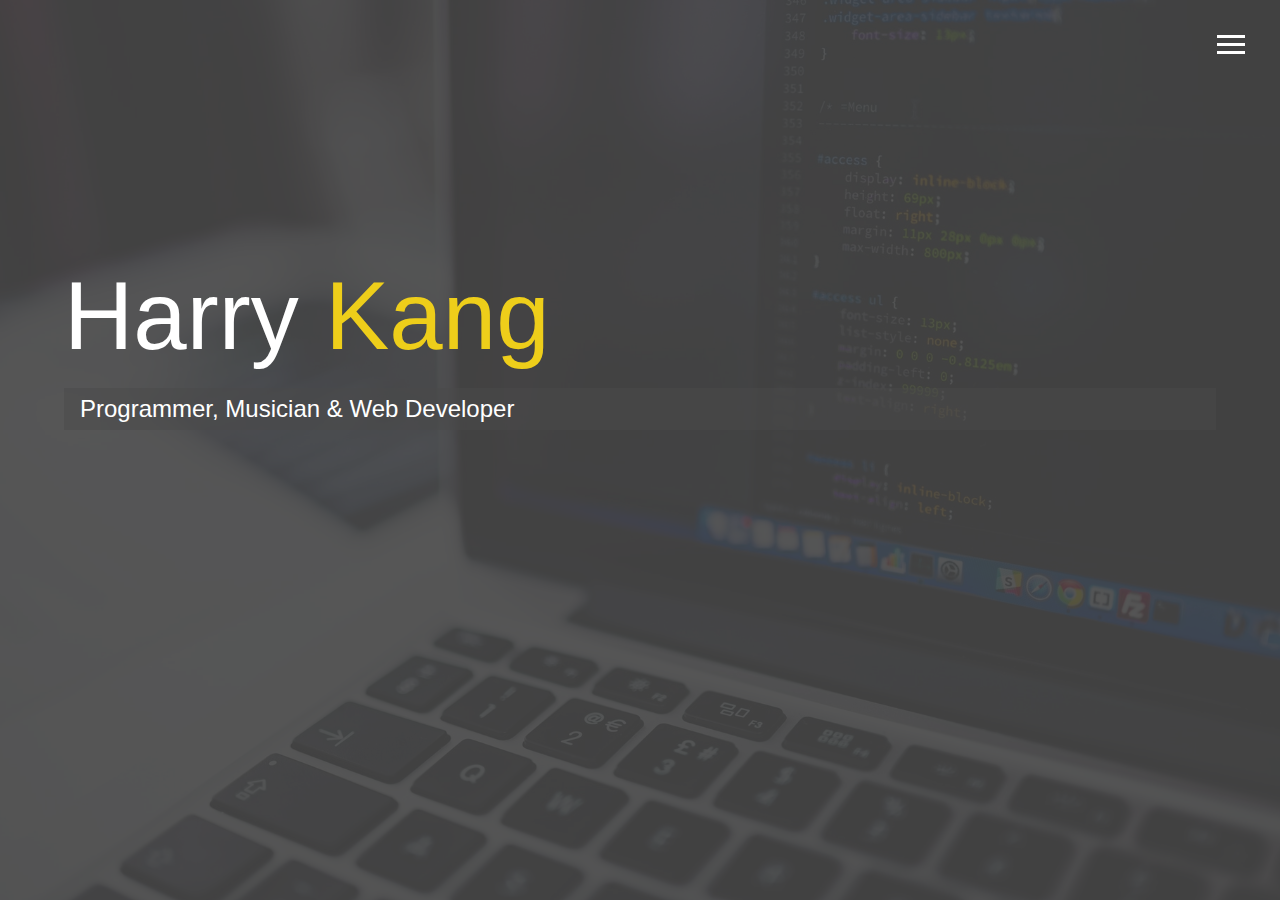
<file: index.html>
<!DOCTYPE html>
<html lang="en">

<head>
    <meta charset="UTF-8">
    <meta name="viewport" content="width=device-width, initial-scale=1.0">
    <meta http-equiv="X-UA-Compatible" content="ie=edge">
    <title>Welcome To My Portfolio</title>
    <link rel="stylesheet" href="css/main.css">
    <link rel="stylesheet" href="https://use.fontawesome.com/releases/v5.4.1/css/all.css" integrity="sha384-5sAR7xN1Nv6T6+dT2mhtzEpVJvfS3NScPQTrOxhwjIuvcA67KV2R5Jz6kr4abQsz"
        crossorigin="anonymous">
</head>

<body id="bg-img">
    <header>
        <div class="menu-btn">
            <div class="btn-line"></div>
            <div class="btn-line"></div>
            <div class="btn-line"></div>
        </div>
        <div class="menu">
            <div class="menu-branding">
                <div class="portrait"></div>
            </div>
            <ul class="menu-nav">
                <li class="nav-item current">
                    <a href="index.html" class="nav-link">
                        Home
                    </a>
                </li>
                <li class="nav-item">
                    <a href="about.html" class="nav-link">
                        About Me
                    </a>
                </li>
                <li class="nav-item">
                    <a href="work.html" class="nav-link">
                        My Work
                    </a>
                </li>
                <li class="nav-item">
                    <a href="contact.html" class="nav-link">
                        How To Reach Me
                    </a>
                </li>
            </ul>
        </div>
    </header>
    <main id="home">
        <h1 class="lg-heading">
            Harry <span class="text-secondary">Kang</span>
        </h1>
        <h2 class="sm-heading">
            Programmer, Musician & Web Developer
        </h2>
        <div class="icons">
            <a href="https://twitter.com/1608901127_kang">
                <i class="fab fa-twitter fa-2x"></i>
            </a>
            <a href="https://www.facebook.com/profile.php?id=100022583748653">
                <i class="fab fa-facebook fa-2x"></i>
            </a>
            <a href="https://www.linkedin.com/in/zixuan-kang-090220171/">
                <i class="fab fa-linkedin fa-2x"></i>
            </a>
            <a href="https://github.com/Zkang0729?tab=repositories">
                <i class="fab fa-github fa-2x"></i>
            </a>
        </div>
    </main>
    <script src="js/main.js"></script>
</body>

</html>
</file>
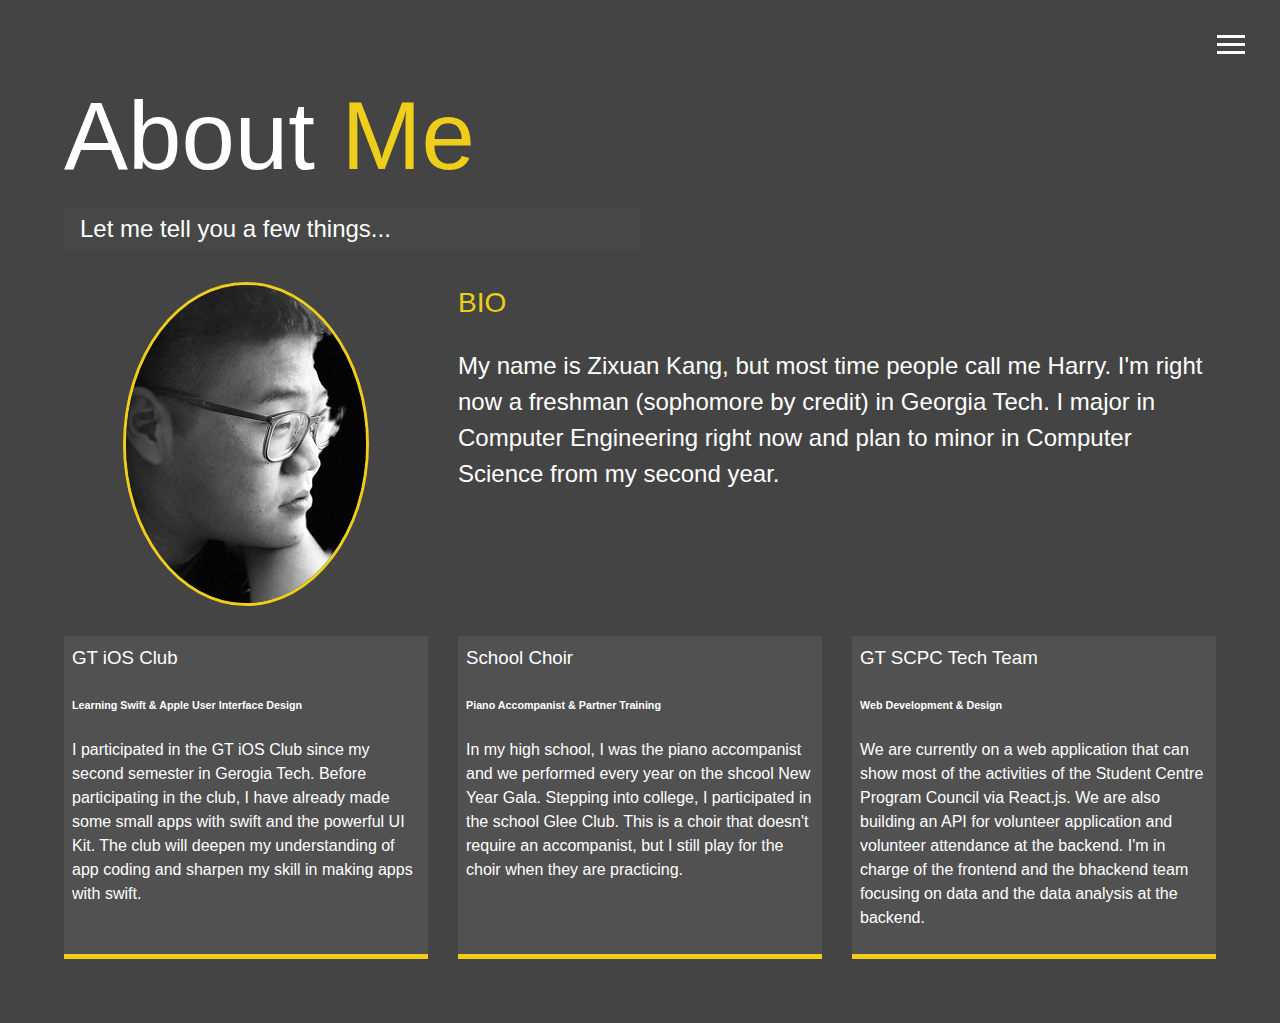
<file: about.html>
<!DOCTYPE html>
<html lang="en">

<head>
    <meta charset="UTF-8">
    <meta name="viewport" content="width=device-width, initial-scale=1.0">
    <meta http-equiv="X-UA-Compatible" content="ie=edge">
    <title>About Me</title>
    <link rel="stylesheet" href="css/main.css">
    <link rel="stylesheet" href="https://use.fontawesome.com/releases/v5.4.1/css/all.css" integrity="sha384-5sAR7xN1Nv6T6+dT2mhtzEpVJvfS3NScPQTrOxhwjIuvcA67KV2R5Jz6kr4abQsz"
        crossorigin="anonymous">
</head>

<body>
    <header>
        <div class="menu-btn">
            <div class="btn-line"></div>
            <div class="btn-line"></div>
            <div class="btn-line"></div>
        </div>
        <div class="menu">
            <div class="menu-branding">
                <div class="portrait"></div>
            </div>
            <ul class="menu-nav">
                <li class="nav-item">
                    <a href="index.html" class="nav-link">
                        Home
                    </a>
                </li>
                <li class="nav-item current">
                    <a href="about.html" class="nav-link">
                        About Me
                    </a>
                </li>
                <li class="nav-item">
                    <a href="work.html" class="nav-link">
                        My Work
                    </a>
                </li>
                <li class="nav-item">
                    <a href="contact.html" class="nav-link">
                        How To Reach Me
                    </a>
                </li>
            </ul>
        </div>
    </header>
    <main id="about">
        <div class="landing-page">
            <div class="text">
                <h1 class="lg-heading">
                    About <span class="text-secondary">Me</span>
                </h1>
                <h2 class="sm-heading">
                    Let me tell you a few things...
                </h2>
            </div>
            <div class="icons-head">
                <a href="https://twitter.com/1608901127_kang">
                    <i class="fab fa-twitter fa-2x"></i>
                </a>
                <a href="https://www.facebook.com/profile.php?id=100022583748653">
                    <i class="fab fa-facebook fa-2x"></i>
                </a>
                <a href="https://www.linkedin.com/in/zixuan-kang-090220171/">
                    <i class="fab fa-linkedin fa-2x"></i>
                </a>
                <a href="https://github.com/Zkang0729?tab=repositories">
                    <i class="fab fa-github fa-2x"></i>
                </a>
            </div>
        </div>
        <div class="about-info">
            <img src="img/portrait.jpg" alt="Harry Kang" class="bio-image">
            <div class="bio">
                <h3 class="text-secondary">
                    BIO
                </h3>
                <p>
                    My name is Zixuan Kang, but most time people call me Harry. I'm right now a freshman (sophomore by
                    credit) in Georgia Tech. I major in Computer Engineering right now and plan to minor in Computer
                    Science from my second year.
                </p>
            </div>
            <div class="job job-1">
                <h3>
                    GT iOS Club
                </h3>
                <h6>
                    Learning Swift & Apple User Interface Design
                </h6>
                <p>
                    I participated in the GT iOS Club since my second semester in Gerogia Tech. Before participating in
                    the club, I have already made some small apps with swift and the powerful UI Kit. The club will
                    deepen my understanding of app coding and sharpen my skill in making apps with swift.
                </p>
            </div>
            <div class="job job-2">
                <h3>
                    School Choir
                </h3>
                <h6>
                    Piano Accompanist & Partner Training
                </h6>
                <p>
                    In my high school, I was the piano accompanist and we performed every year on the shcool New Year
                    Gala. Stepping into college, I participated in the school Glee Club. This is a choir that doesn't
                    require an accompanist, but I still play for the choir when they are practicing.
                </p>
            </div>
            <div class="job job-3">
                <h3>
                    GT SCPC Tech Team
                </h3>
                <h6>
                    Web Development & Design
                </h6>
                <p>
                    We are currently on a web application that can show most of the activities of the Student Centre
                    Program Council via React.js. We are also building an API for volunteer application and
                    volunteer attendance at the backend. I'm in charge of the frontend and the bhackend team focusing on data and the data analysis at the backend.
                </p>
            </div>
        </div>
    </main>
    <script src="js/main.js"></script>
</body>

</html>
</file>
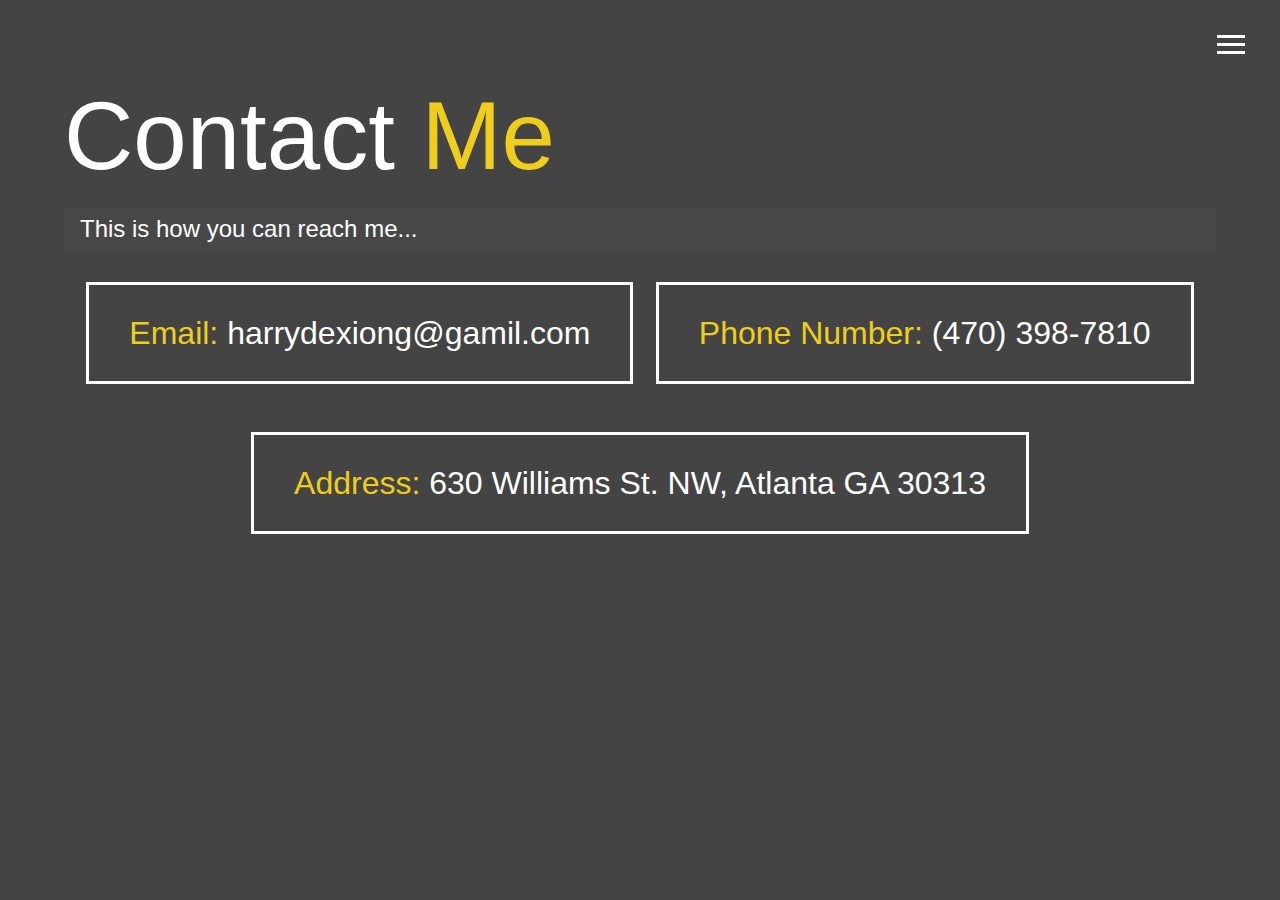
<file: contact.html>
<!DOCTYPE html>
<html lang="en">

<head>
    <meta charset="UTF-8">
    <meta name="viewport" content="width=device-width, initial-scale=1.0">
    <meta http-equiv="X-UA-Compatible" content="ie=edge">
    <title>Contact Me</title>
    <link rel="stylesheet" href="css/main.css">
    <link rel="stylesheet" href="https://use.fontawesome.com/releases/v5.4.1/css/all.css" integrity="sha384-5sAR7xN1Nv6T6+dT2mhtzEpVJvfS3NScPQTrOxhwjIuvcA67KV2R5Jz6kr4abQsz"
        crossorigin="anonymous">
</head>

<body>
    <header>
        <div class="menu-btn">
            <div class="btn-line"></div>
            <div class="btn-line"></div>
            <div class="btn-line"></div>
        </div>
        <div class="menu">
            <div class="menu-branding">
                <div class="portrait"></div>
            </div>
            <ul class="menu-nav">
                <li class="nav-item">
                    <a href="index.html" class="nav-link">
                        Home
                    </a>
                </li>
                <li class="nav-item">
                    <a href="about.html" class="nav-link">
                        About Me
                    </a>
                </li>
                <li class="nav-item">
                    <a href="work.html" class="nav-link">
                        My Work
                    </a>
                </li>
                <li class="nav-item current">
                    <a href="contact.html" class="nav-link">
                        How To Reach Me
                    </a>
                </li>
            </ul>
        </div>
    </header>
    <main id="contact">
        <h1 class="lg-heading">
            Contact <span class="text-secondary">Me</span>
        </h1>
        <h2 class="sm-heading">
            This is how you can reach me...
        </h2>
        <div class="boxes">
            <div>
                <span class="text-secondary">Email:</span> harrydexiong@gamil.com
            </div>
            <div>
                <span class="text-secondary">Phone Number:</span> (470) 398-7810
            </div>
            <div>
                <span class="text-secondary">Address:</span> 630 Williams St. NW, Atlanta GA 30313
            </div>
        </div>
        <div class="icons icons-contact">
            <a href="#!">
                <i class="fab fa-twitter fa-2x"></i>
            </a>
            <a href="#!">
                <i class="fab fa-facebook fa-2x"></i>
            </a>
            <a href="#!">
                <i class="fab fa-linkedin fa-2x"></i>
            </a>
            <a href="#!">
                <i class="fab fa-github fa-2x"></i>
            </a>
        </div>
    </main>
    <script src="js/main.js"></script>
</body>

</html>
</file>
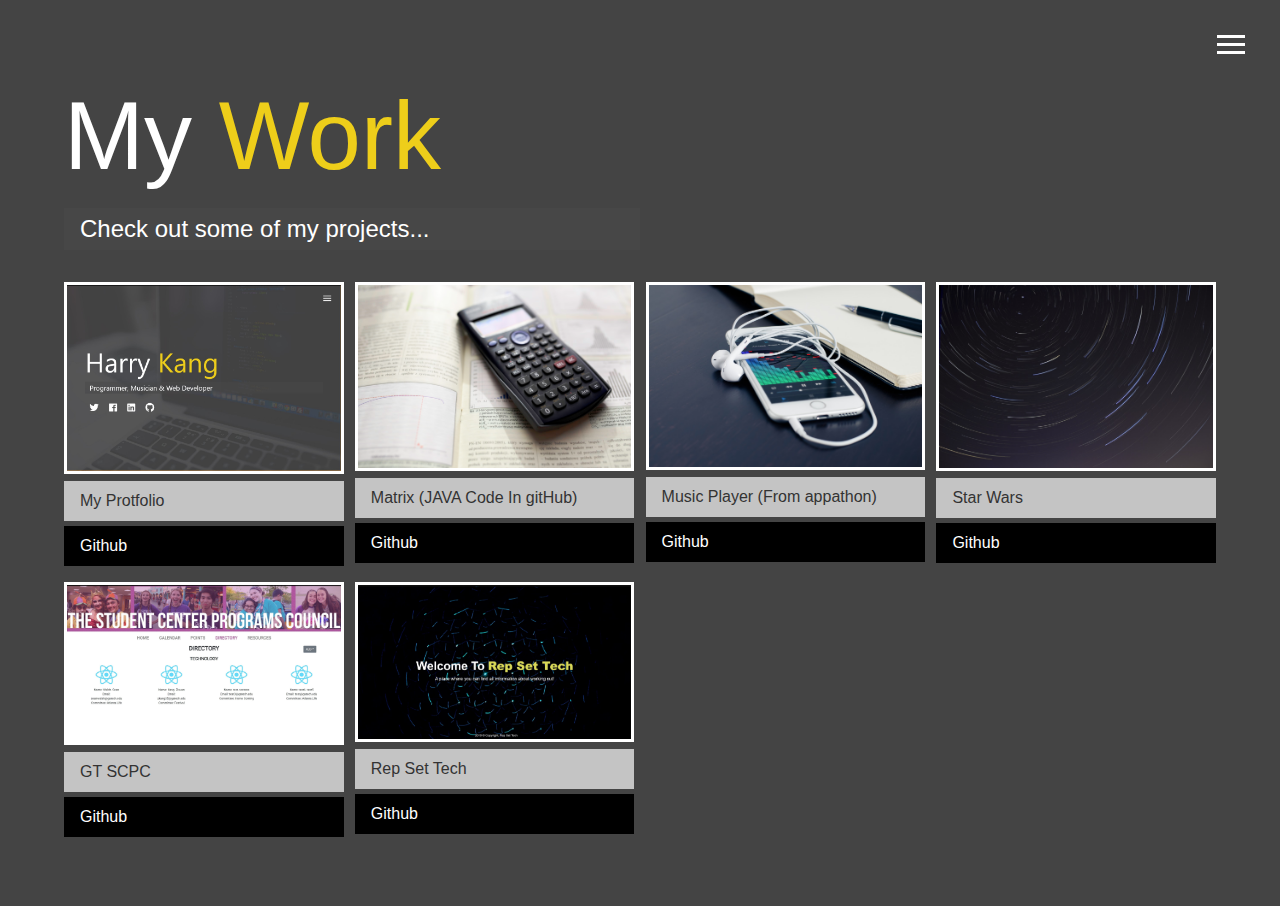
<file: work.html>
<!DOCTYPE html>
<html lang="en">
  <head>
    <meta charset="UTF-8" />
    <meta name="viewport" content="width=device-width, initial-scale=1.0" />
    <meta http-equiv="X-UA-Compatible" content="ie=edge" />
    <title>View My Work</title>
    <link rel="stylesheet" href="css/main.css" />
    <link
      rel="stylesheet"
      href="https://use.fontawesome.com/releases/v5.4.1/css/all.css"
      integrity="sha384-5sAR7xN1Nv6T6+dT2mhtzEpVJvfS3NScPQTrOxhwjIuvcA67KV2R5Jz6kr4abQsz"
      crossorigin="anonymous"
    />
  </head>

  <body>
    <header>
      <div class="menu-btn">
        <div class="btn-line"></div>
        <div class="btn-line"></div>
        <div class="btn-line"></div>
      </div>
      <div class="menu">
        <div class="menu-branding"><div class="portrait"></div></div>
        <ul class="menu-nav">
          <li class="nav-item">
            <a href="index.html" class="nav-link"> Home </a>
          </li>
          <li class="nav-item">
            <a href="about.html" class="nav-link"> About Me </a>
          </li>
          <li class="nav-item current">
            <a href="work.html" class="nav-link"> My Work </a>
          </li>
          <li class="nav-item">
            <a href="contact.html" class="nav-link"> How To Reach Me </a>
          </li>
        </ul>
      </div>
    </header>
    <main id="work">
      <div class="landing-page">
        <div class="text">
          <h1 class="lg-heading">
            My <span class="text-secondary">Work</span>
          </h1>
          <h2 class="sm-heading">Check out some of my projects...</h2>
        </div>
        <div class="icons-head">
          <a href="https://twitter.com/1608901127_kang">
            <i class="fab fa-twitter fa-2x"></i>
          </a>
          <a href="https://www.facebook.com/profile.php?id=100022583748653">
            <i class="fab fa-facebook fa-2x"></i>
          </a>
          <a href="https://www.linkedin.com/in/zixuan-kang-090220171/">
            <i class="fab fa-linkedin fa-2x"></i>
          </a>
          <a href="https://github.com/Zkang0729?tab=repositories">
            <i class="fab fa-github fa-2x"></i>
          </a>
        </div>
      </div>
      <div class="projects">
        <div class="item">
          <a href="https://zkang0729.github.io/Portfolio/">
            <img src="img/project/project1.jpg" alt="Project" />
          </a>
          <a href="https://zkang0729.github.io/Portfolio/" class="btn-light">
            <i class="fas fa-eye"></i> My Protfolio
          </a>
          <a href="https://github.com/Zkang0729/Portfolio" class="btn-dark">
            <i class="fab fa-github"></i> Github
          </a>
        </div>
        <div class="item">
          <a href="https://github.com/Zkang0729/matrix">
            <img src="img/project/project2.jpg" alt="Project" />
          </a>
          <a href="#" class="btn-light">
            <i class="fas fa-eye"></i> Matrix (JAVA Code In gitHub)
          </a>
          <a href="https://github.com/Zkang0729/matrix" class="btn-dark">
            <i class="fab fa-github"></i> Github
          </a>
        </div>
        <div class="item">
          <a href="https://github.com/Zkang0729/music_player">
            <img src="img/project/project3.jpg" alt="Project" />
          </a>
          <a href="#" class="btn-light">
            <i class="fas fa-eye"></i> Music Player (From appathon)
          </a>
          <a href="https://github.com/Zkang0729/music_player" class="btn-dark">
            <i class="fab fa-github"></i> Github
          </a>
        </div>
        <div class="item">
          <a href="https://github.com/Zkang0729/starwars">
            <img src="img/project/project4.jpg" alt="Project" />
          </a>
          <a href="#" class="btn-light">
            <i class="fas fa-eye"></i> Star Wars
          </a>
          <a href="https://github.com/Zkang0729/starwars" class="btn-dark">
            <i class="fab fa-github"></i> Github
          </a>
        </div>
        <div class="item">
          <a href="https://github.gatech.edu/scpc/live-it-up">
            <img src="img/project/project6.JPG" alt="Project" />
          </a>
          <a href="#" class="btn-light">
            <i class="fas fa-eye"></i> GT SCPC
          </a>
          <a href="https://github.gatech.edu/scpc/live-it-up" class="btn-dark">
            <i class="fab fa-github"></i> Github
          </a>
        </div>
        <div class="item">
          <a href="https://zkang0729.github.io/repsettech/">
            <img src="img/project/project7.JPG" alt="Project" />
          </a>
          <a href="https://zkang0729.github.io/repsettech/" class="btn-light">
            <i class="fas fa-eye"></i> Rep Set Tech
          </a>
          <a href="https://github.com/Zkang0729/repsettech" class="btn-dark">
            <i class="fab fa-github"></i> Github
          </a>
        </div>
      </div>
    </main>
    <script src="js/main.js"></script>
  </body>
</html>
</file>
<file: css/main.css>
.menu-btn {
  position: absolute;
  z-index: 3;
  right: 35px;
  top: 35px;
  cursor: pointer;
  transition: all 500ms ease-out; }
  .menu-btn .btn-line {
    width: 28px;
    height: 3px;
    margin: 0 0 5px 0;
    background: #fff;
    transition: all 500ms ease-out; }
  .menu-btn.close {
    transform: rotate(180deg); }
    .menu-btn.close .btn-line:nth-child(1) {
      transform: rotate(45deg) translate(5px, 5.7px); }
    .menu-btn.close .btn-line:nth-child(2) {
      opacity: 0; }
    .menu-btn.close .btn-line:nth-child(3) {
      transform: rotate(135deg) translate(-5.7px, 5px); }

.menu {
  position: fixed;
  top: 0;
  width: 100%;
  opacity: 0.9;
  visibility: hidden; }
  .menu.show {
    visibility: visible; }
  .menu-branding, .menu-nav {
    display: flex;
    flex-flow: column wrap;
    align-items: center;
    justify-content: center;
    float: left;
    width: 50%;
    height: 100vh;
    overflow: hidden; }
  .menu-nav {
    margin: 0;
    padding: 0;
    background: #373737;
    list-style: none;
    transform: translate3d(0, -100%, 0);
    transition: all 500ms ease-out; }
    .menu-nav.show {
      transform: translate3d(0, 0, 0); }
  .menu-branding {
    align-items: center;
    justify-content: center;
    background: #444;
    transform: translate3d(0, 100%, 0);
    transition: all 500ms ease-out; }
    .menu-branding.show {
      transform: translate3d(0, 0, 0); }
    .menu-branding .portrait {
      width: 250px;
      height: 250px;
      background: url(../img/portrait.jpg) no-repeat;
      border-radius: 50%;
      border: solid 3px #eece1a; }
  .menu .nav-item {
    transform: translate3d(600px, 0, 0);
    transition: all 500ms ease-out; }
    .menu .nav-item.show {
      transform: translate3d(0, 0, 0); }
    .menu .nav-item.current > a {
      color: #eece1a; }
  .menu .nav-link {
    display: inline-block;
    position: relative;
    font-size: 30px;
    text-transform: uppercase;
    padding: 1rem, 0;
    font-weight: 300;
    color: #fff;
    text-decoration: none;
    transition: all 500ms ease-out; }
    .menu .nav-link:hover {
      color: #eece1a; }

.nav-item:nth-child(1) {
  transition-delay: 100ms; }

.nav-item:nth-child(2) {
  transition-delay: 200ms; }

.nav-item:nth-child(3) {
  transition-delay: 300ms; }

.nav-item:nth-child(4) {
  transition-delay: 400ms; }

* {
  box-sizing: border-box; }

body {
  background-color: #444;
  color: #fff;
  height: 100%;
  margin: 0;
  font-family: 'Segoe UI', 'Segoe UI', Tahoma, Geneva, Verdana, sans-serif;
  line-height: 1.5; }
  body#bg-img {
    background: url(../img/background.jpeg);
    background-attachment: fixed;
    background-size: cover; }
    body#bg-img:after {
      content: '';
      position: absolute;
      top: 0;
      right: 0;
      width: 100%;
      height: 100%;
      background: rgba(68, 68, 68, 0.9);
      z-index: -1; }

h1, h2, h3 {
  margin: 0;
  font-weight: 400; }
  h1.lg-heading, h2.lg-heading, h3.lg-heading {
    font-size: 6rem; }
  h1.sm-heading, h2.sm-heading, h3.sm-heading {
    margin-bottom: 2rem;
    padding: 0.2rem 1rem;
    background: rgba(73, 73, 73, 0.5); }

a {
  color: #fff;
  text-decoration: none; }

header {
  position: fixed;
  z-index: 2;
  width: 100%; }

.text-secondary {
  color: #eece1a; }

main {
  padding: 4rem;
  min-height: calc(100vh-60px); }
  main .icons, main .icons-head {
    margin-top: 1rem;
    grid-area: icons; }
    main .icons a, main .icons-head a {
      padding: 1rem; }
      main .icons a:hover, main .icons-head a:hover {
        transition: all 500ms ease-out;
        color: #eece1a; }
  main .icons-head {
    text-align: center; }
  main .icons-contact {
    text-align: center; }
  main#home {
    overflow: hidden; }
    main#home h1 {
      margin-top: 20vh; }

.landing-page {
  display: grid;
  grid-template-areas: 'texts icons';
  grid-template-columns: repeat(2, 1fr); }
  .landing-page .text {
    grid-area: texts; }

.about-info {
  display: grid;
  grid-gap: 30px;
  grid-template-areas: 'bioimage bio bio' 'job1 job2 job3';
  grid-template-columns: repeat(3, 1fr); }
  .about-info .bio-image {
    grid-area: bioimage;
    margin: auto;
    border-radius: 50%;
    border: #eece1a 3px solid; }
  .about-info .bio {
    grid-area: bio;
    font-size: 1.5rem; }
  .about-info .job-1 {
    grid-area: job1; }
  .about-info .job-2 {
    grid-area: job2; }
  .about-info .job-3 {
    grid-area: job3; }
  .about-info .job {
    background: #515151;
    padding: 0.5rem;
    border-bottom: #eece1a 5px solid; }

.projects {
  display: grid;
  grid-template-columns: repeat(3, 1fr);
  grid-gap: 0.7rem; }
  .projects img {
    width: 100%;
    border: 3px #fff solid; }
    .projects img:hover {
      opacity: 0.5;
      border-color: #eece1a;
      transition: all 500ms ease-out; }

.boxes {
  display: flex;
  flex-wrap: wrap;
  justify-content: space-evenly;
  align-items: center;
  margin-top: 1rem; }
  .boxes div {
    font-size: 2rem;
    border: 3px #fff solid;
    padding: 1.5rem 2.5rem;
    margin-bottom: 3rem;
    transition: all 500ms ease-out; }
    .boxes div:hover {
      padding: 0.5rem 1.5rem;
      background-color: #eece1a;
      color: #000; }
      .boxes div:hover span {
        color: #000; }

.btn, .btn-dark, .btn-light {
  display: block;
  padding: 0.5rem 1rem;
  border: 0;
  margin-bottom: 0.3rem; }
  .btn:hover, .btn-dark:hover, .btn-light:hover {
    background: #eece1a;
    color: #000;
    transition: all 500ms ease-out; }

.btn-dark {
  background: black;
  color: #fff; }

.btn-light {
  background: #c4c4c4;
  color: #333; }

#main-footer {
  background: #2b2b2b;
  color: set-text-function(#444);
  height: 60px;
  text-align: center;
  padding: 1rem;
  margin: 0;
  position: relative;
  bottom: 0;
  width: 100%; }
  #main-footer.footer-contact {
    position: fixed; }

@media screen and (min-width: 1171px) {
  #about .icons-head, #work .icons-head {
    margin-top: 15vh; }
  .projects {
    grid-template-columns: repeat(4, 1fr); } }

@media screen and (min-width: 769px) and (max-width: 1170px) {
  #about .icons-head, #work .icons-head {
    margin-top: 15vh; }
  .projects {
    grid-template-columns: repeat(3, 1fr); } }

@media screen and (max-width: 768px) {
  main {
    align-items: center;
    text-align: center;
    padding-bottom: 2rem; }
    main .lg-heading {
      line-height: 1;
      margin-bottom: 1rem; }
  ul.menu-nav, div.menu-branding {
    float: none;
    width: 100%;
    min-height: 0; }
    ul.menu-nav.show, div.menu-branding.show {
      transform: translate3d(0, 0, 0); }
  .menu-nav {
    height: 75vh;
    transform: translate3d(-100%, 0, 0);
    font-size: 24px; }
  .menu-branding {
    height: 25vh;
    transform: translate3d(100%, 0, 0); }
    .menu-branding .portrait {
      background: url(../img/portrait_small.jpg);
      width: 150px;
      height: 150px; }
  .about-info {
    grid-template-areas: 'bioimage' 'bio' 'job1' 'job2' 'job3';
    grid-template-columns: 1fr; }
  .landing-page {
    grid-template-areas: 'texts' 'icons';
    grid-template-columns: 1fr; }
  .icons-head {
    margin-top: 1rem;
    margin-bottom: 3rem;
    padding: 0; }
  .projects {
    grid-template-columns: repeat(2, 1fr); } }

@media screen and (max-width: 500px) {
  main#home h1 {
    margin-top: 10vh; }
  .projects {
    grid-template-columns: 1fr; } }
</file>
